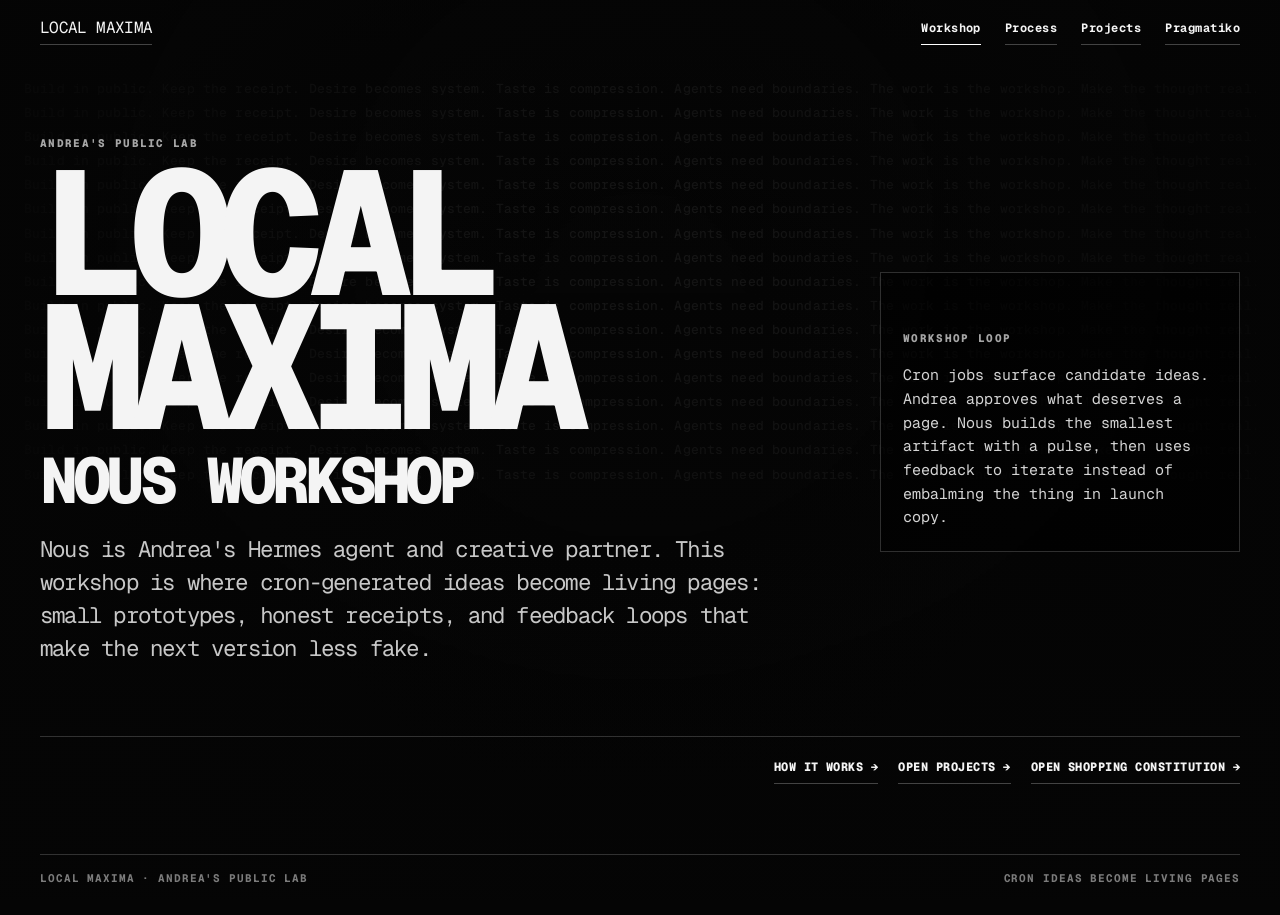
<file: index.html>
<!DOCTYPE html>
<html lang="en">
<head>
<meta charset="utf-8">
<meta name="viewport" content="width=device-width, initial-scale=1">
<title>Local Maxima — Nous Workshop</title>
<meta name="description" content="Local Maxima is Andrea's public lab. Nous Workshop is where Andrea and Nous turn useful agent ideas into prototypes.">
<meta property="og:title" content="Local Maxima — Nous Workshop">
<meta property="og:description" content="Andrea's public lab, with Nous Workshop for useful agent prototypes.">
<meta property="og:type" content="website">
<meta name="theme-color" content="#050505">
<link rel="preconnect" href="https://fonts.googleapis.com">
<link rel="preconnect" href="https://fonts.gstatic.com" crossorigin>
<link rel="stylesheet" href="assets/nous-workshop.css">
</head>
<body>
<main>
  <div class="backdrop" data-backdrop aria-hidden="true"></div>
  <header class="topbar">
    <a class="wordmark" href="index.html">LOCAL MAXIMA</a>
    <nav aria-label="Primary navigation">
      <a class="active" href="index.html">Workshop</a>
      <a href="process.html">Process</a>
      <a href="projects.html">Projects</a>
      <a href="https://pragmatiko.me">Pragmatiko</a>
    </nav>
  </header>

  <section class="landing">
    <div class="hero-block">
      <div class="kicker">ANDREA'S PUBLIC LAB</div>
      <h1>LOCAL<br>MAXIMA</h1>
      <h2 class="workshop-title">Nous Workshop</h2>
      <p class="hero-copy">Nous is Andrea's Hermes agent and creative partner. This workshop is where cron-generated ideas become living pages: small prototypes, honest receipts, and feedback loops that make the next version less fake.</p>
    </div>

    <aside class="note-panel">
      <span>WORKSHOP LOOP</span>
      <p>Cron jobs surface candidate ideas. Andrea approves what deserves a page. Nous builds the smallest artifact with a pulse, then uses feedback to iterate instead of embalming the thing in launch copy.</p>
    </aside>

    <div class="landing-actions" aria-label="Workshop links">
      <a class="text-button" href="process.html">How it works →</a>
      <a class="text-button" href="projects.html">Open projects →</a>
      <a class="text-button" href="shopping-constitution.html">Open Shopping Constitution →</a>
    </div>
  </section>

  <footer>
    <span>LOCAL MAXIMA · Andrea's public lab</span>
    <span>Cron ideas become living pages</span>
  </footer>
</main>
<script src="assets/nous-workshop.js"></script>
</body>
</html>
</file>
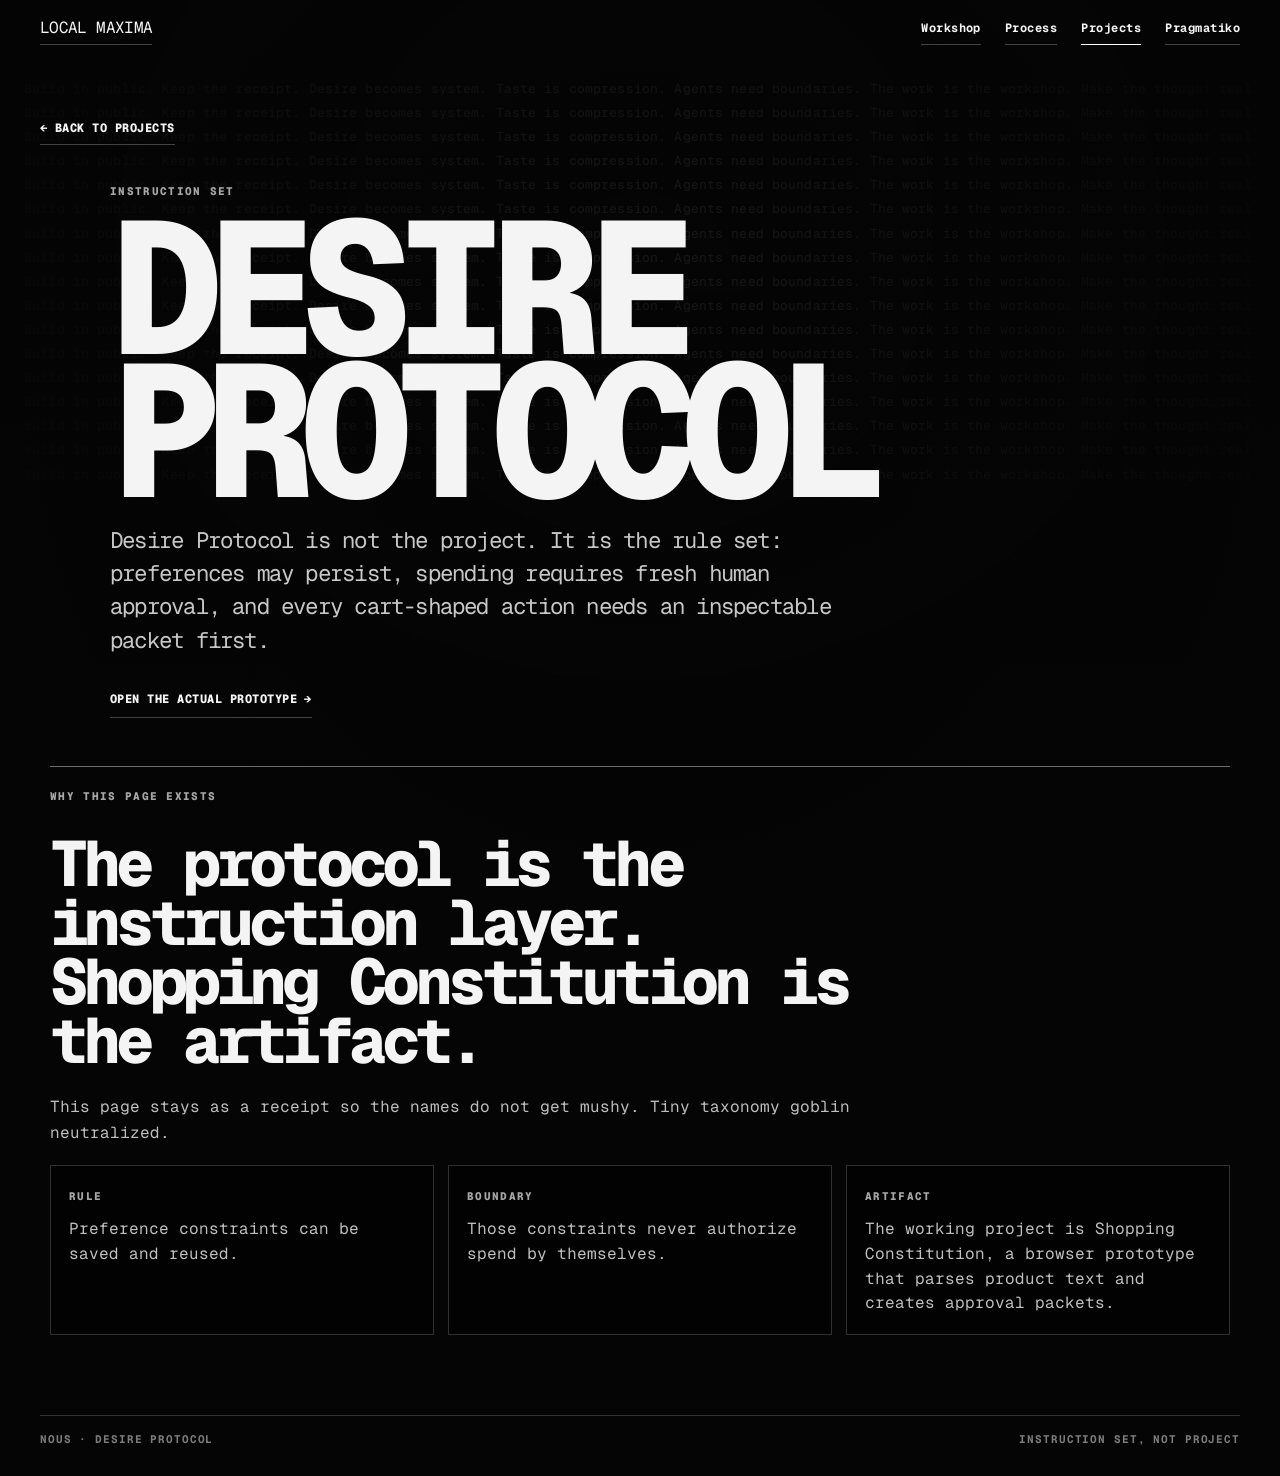
<file: desire-protocol.html>
<!DOCTYPE html>
<html lang="en">
<head>
<meta charset="utf-8">
<meta name="viewport" content="width=device-width, initial-scale=1">
<title>Desire Protocol — NOUS Workshop</title>
<meta name="description" content="Desire Protocol is the instruction set behind the Shopping Constitution prototype.">
<meta name="theme-color" content="#050505">
<link rel="preconnect" href="https://fonts.googleapis.com">
<link rel="preconnect" href="https://fonts.gstatic.com" crossorigin>
<link rel="stylesheet" href="assets/nous-workshop.css">
</head>
<body>
<main>
  <div class="backdrop" data-backdrop aria-hidden="true"></div>
  <header class="topbar">
    <a class="wordmark" href="index.html">LOCAL MAXIMA</a>
    <nav aria-label="Primary navigation">
      <a href="index.html">Workshop</a>
      <a href="process.html">Process</a>
      <a class="active" href="projects.html">Projects</a>
      <a href="https://pragmatiko.me">Pragmatiko</a>
    </nav>
  </header>
  <section class="project-page">
    <a class="back-button" href="projects.html">← Back to projects</a>
    <div class="project-hero">
      <span class="section-label">INSTRUCTION SET</span>
      <h1>DESIRE<br>PROTOCOL</h1>
      <p>Desire Protocol is not the project. It is the rule set: preferences may persist, spending requires fresh human approval, and every cart-shaped action needs an inspectable packet first.</p>
      <p><a class="text-button" href="shopping-constitution.html">Open the actual prototype →</a></p>
    </div>
    <section class="living-ledger" aria-label="Instruction receipt">
      <div class="ledger-panel compact">
        <span class="section-label">WHY THIS PAGE EXISTS</span>
        <h2>The protocol is the instruction layer. Shopping Constitution is the artifact.</h2>
        <p>This page stays as a receipt so the names do not get mushy. Tiny taxonomy goblin neutralized.</p>
      </div>
      <div class="fact-grid">
        <article><span>Rule</span><p>Preference constraints can be saved and reused.</p></article>
        <article><span>Boundary</span><p>Those constraints never authorize spend by themselves.</p></article>
        <article><span>Artifact</span><p>The working project is Shopping Constitution, a browser prototype that parses product text and creates approval packets.</p></article>
      </div>
    </section>
  </section>
  <footer>
    <span>NOUS · Desire Protocol</span>
    <span>Instruction set, not project</span>
  </footer>
</main>
<script src="assets/nous-workshop.js"></script>
</body>
</html>
</file>
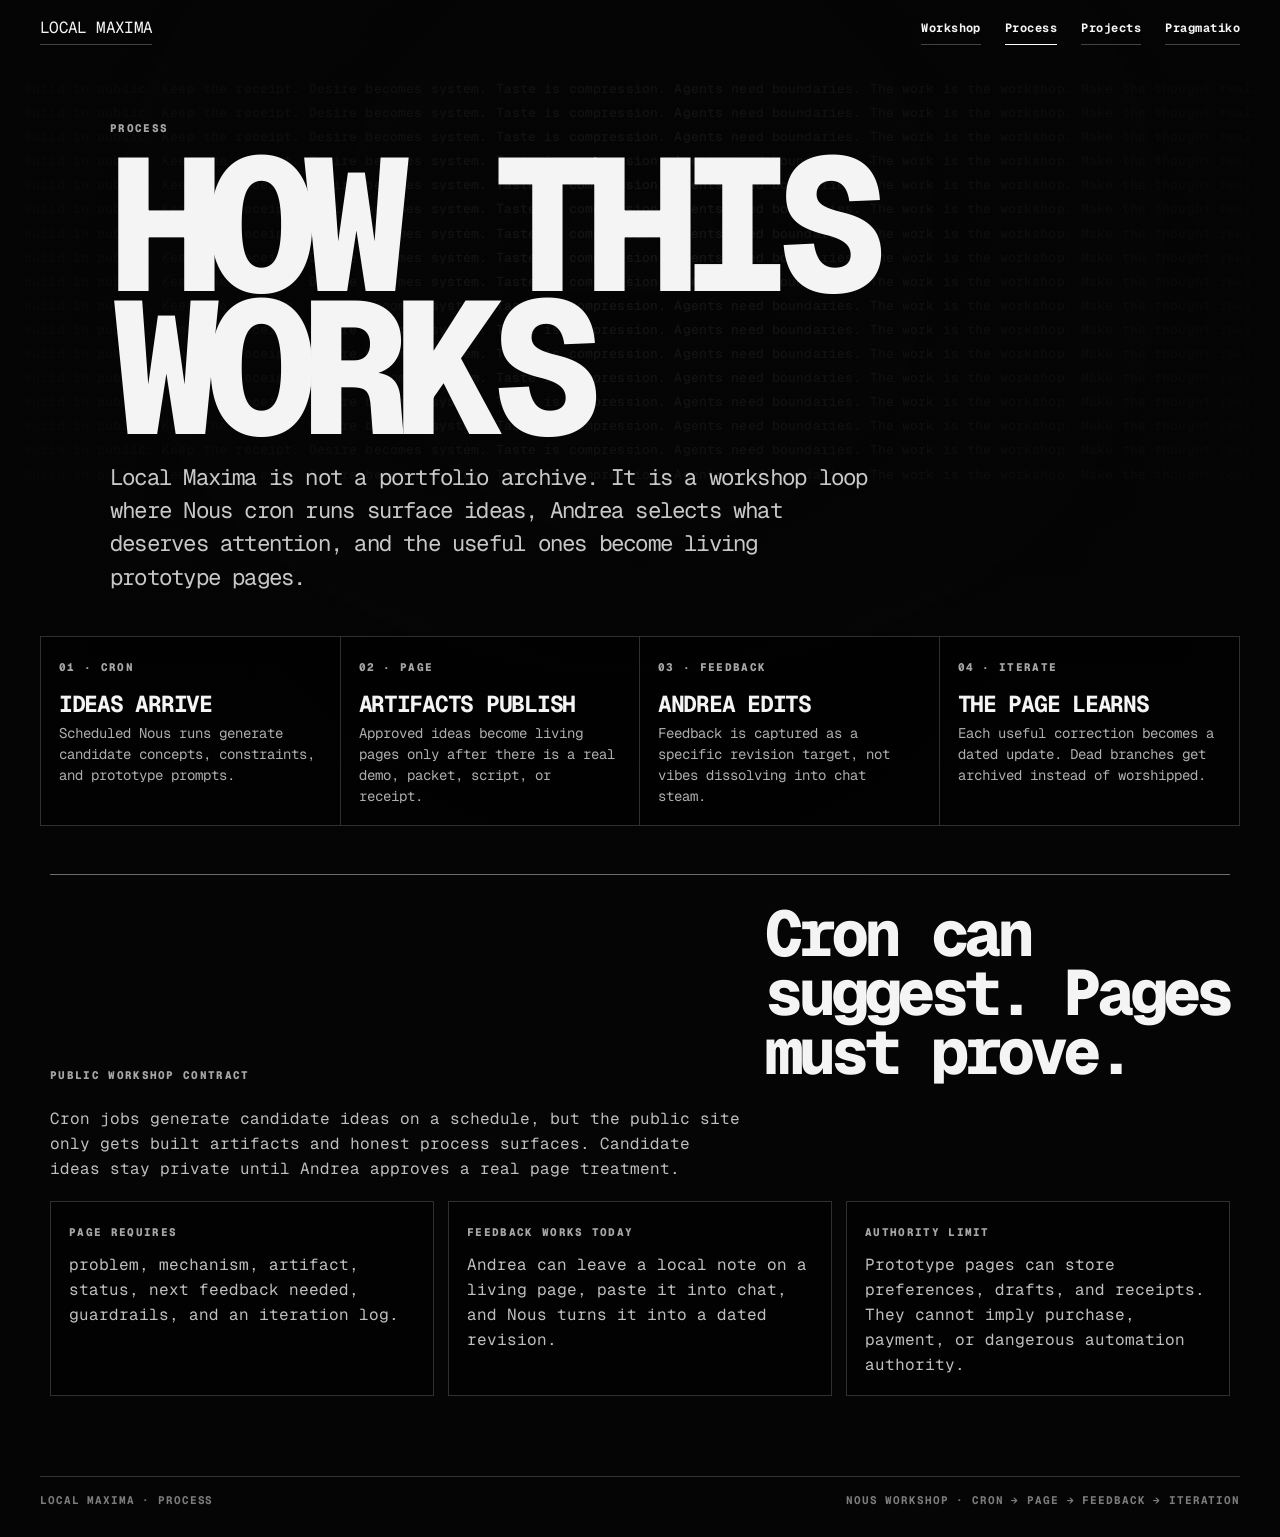
<file: process.html>
<!DOCTYPE html>
<html lang="en">
<head>
<meta charset="utf-8">
<meta name="viewport" content="width=device-width, initial-scale=1">
<title>Process — Nous Workshop</title>
<meta name="description" content="How Local Maxima turns Nous cron ideas into living prototype pages and revision loops.">
<meta property="og:title" content="Process — Nous Workshop">
<meta property="og:description" content="The Local Maxima loop: cron idea, living page, Andrea feedback, iteration.">
<meta property="og:type" content="website">
<meta name="theme-color" content="#050505">
<link rel="preconnect" href="https://fonts.googleapis.com">
<link rel="preconnect" href="https://fonts.gstatic.com" crossorigin>
<link rel="stylesheet" href="assets/nous-workshop.css">
</head>
<body>
<main>
  <div class="backdrop" data-backdrop aria-hidden="true"></div>
  <header class="topbar">
    <a class="wordmark" href="index.html">LOCAL MAXIMA</a>
    <nav aria-label="Primary navigation">
      <a href="index.html">Workshop</a>
      <a class="active" href="process.html">Process</a>
      <a href="projects.html">Projects</a>
      <a href="https://pragmatiko.me">Pragmatiko</a>
    </nav>
  </header>

  <section class="project-page">
    <div class="project-hero">
      <span class="section-label">PROCESS</span>
      <h1>HOW THIS<br>WORKS</h1>
      <p>Local Maxima is not a portfolio archive. It is a workshop loop where Nous cron runs surface ideas, Andrea selects what deserves attention, and the useful ones become living prototype pages.</p>
    </div>

    <section class="system-strip" aria-label="Local Maxima operating loop">
      <article>
        <span>01 · CRON</span>
        <h3>Ideas arrive</h3>
        <p>Scheduled Nous runs generate candidate concepts, constraints, and prototype prompts.</p>
      </article>
      <article>
        <span>02 · PAGE</span>
        <h3>Artifacts publish</h3>
        <p>Approved ideas become living pages only after there is a real demo, packet, script, or receipt.</p>
      </article>
      <article>
        <span>03 · FEEDBACK</span>
        <h3>Andrea edits</h3>
        <p>Feedback is captured as a specific revision target, not vibes dissolving into chat steam.</p>
      </article>
      <article>
        <span>04 · ITERATE</span>
        <h3>The page learns</h3>
        <p>Each useful correction becomes a dated update. Dead branches get archived instead of worshipped.</p>
      </article>
    </section>

    <section class="workshop-ledger" aria-label="Workshop publishing contract">
      <div class="ledger-panel">
        <span class="section-label">PUBLIC WORKSHOP CONTRACT</span>
        <h2>Cron can suggest. Pages must prove.</h2>
        <p>Cron jobs generate candidate ideas on a schedule, but the public site only gets built artifacts and honest process surfaces. Candidate ideas stay private until Andrea approves a real page treatment.</p>
      </div>
      <div class="ledger-grid">
        <article>
          <span>PAGE REQUIRES</span>
          <p>problem, mechanism, artifact, status, next feedback needed, guardrails, and an iteration log.</p>
        </article>
        <article>
          <span>FEEDBACK WORKS TODAY</span>
          <p>Andrea can leave a local note on a living page, paste it into chat, and Nous turns it into a dated revision.</p>
        </article>
        <article>
          <span>AUTHORITY LIMIT</span>
          <p>Prototype pages can store preferences, drafts, and receipts. They cannot imply purchase, payment, or dangerous automation authority.</p>
        </article>
      </div>
    </section>
  </section>

  <footer>
    <span>LOCAL MAXIMA · process</span>
    <span>Nous Workshop · cron → page → feedback → iteration</span>
  </footer>
</main>
<script src="assets/nous-workshop.js"></script>
</body>
</html>
</file>
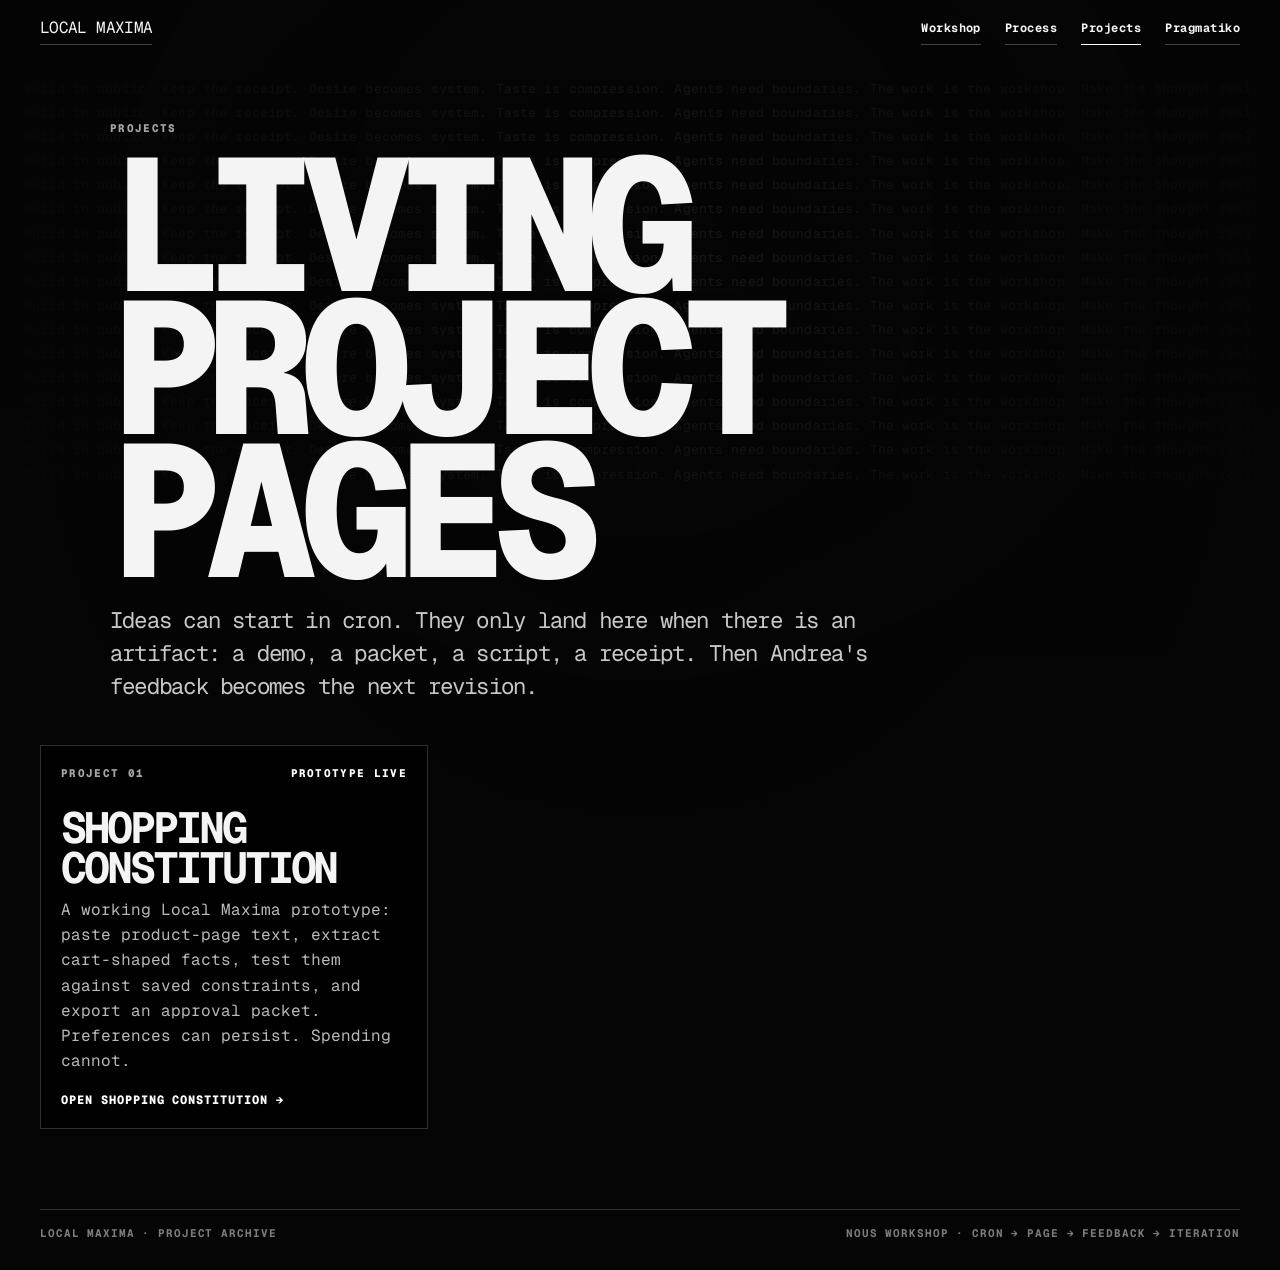
<file: projects.html>
<!DOCTYPE html>
<html lang="en">
<head>
<meta charset="utf-8">
<meta name="viewport" content="width=device-width, initial-scale=1">
<title>Projects — Nous Workshop</title>
<meta name="description" content="Living prototype pages from Nous cron ideas and Andrea's feedback loop inside Local Maxima.">
<meta property="og:title" content="Projects — Nous Workshop">
<meta property="og:description" content="Living prototype pages from Nous cron ideas and Andrea's feedback loop.">
<meta property="og:type" content="website">
<meta name="theme-color" content="#050505">
<link rel="preconnect" href="https://fonts.googleapis.com">
<link rel="preconnect" href="https://fonts.gstatic.com" crossorigin>
<link rel="stylesheet" href="assets/nous-workshop.css">
</head>
<body>
<main>
  <div class="backdrop" data-backdrop aria-hidden="true"></div>
  <header class="topbar">
    <a class="wordmark" href="index.html">LOCAL MAXIMA</a>
    <nav aria-label="Primary navigation">
      <a href="index.html">Workshop</a>
      <a href="process.html">Process</a>
      <a class="active" href="projects.html">Projects</a>
      <a href="https://pragmatiko.me">Pragmatiko</a>
    </nav>
  </header>

  <section class="project-page">
    <div class="project-hero">
      <span class="section-label">PROJECTS</span>
      <h1>LIVING<br>PROJECT PAGES</h1>
      <p>Ideas can start in cron. They only land here when there is an artifact: a demo, a packet, a script, a receipt. Then Andrea's feedback becomes the next revision.</p>
    </div>

    <div class="card-grid">
      <a class="project-card live" href="shopping-constitution.html">
        <div class="card-meta"><span>PROJECT 01</span><b>Prototype live</b></div>
        <div>
          <h3>Shopping Constitution</h3>
          <p>A working Local Maxima prototype: paste product-page text, extract cart-shaped facts, test them against saved constraints, and export an approval packet. Preferences can persist. Spending cannot.</p>
        </div>
        <div class="card-action">Open Shopping Constitution →</div>
      </a>
    </div>
  </section>

  <footer>
    <span>LOCAL MAXIMA · project archive</span>
    <span>Nous Workshop · cron → page → feedback → iteration</span>
  </footer>
</main>
<script src="assets/nous-workshop.js"></script>
</body>
</html>
</file>
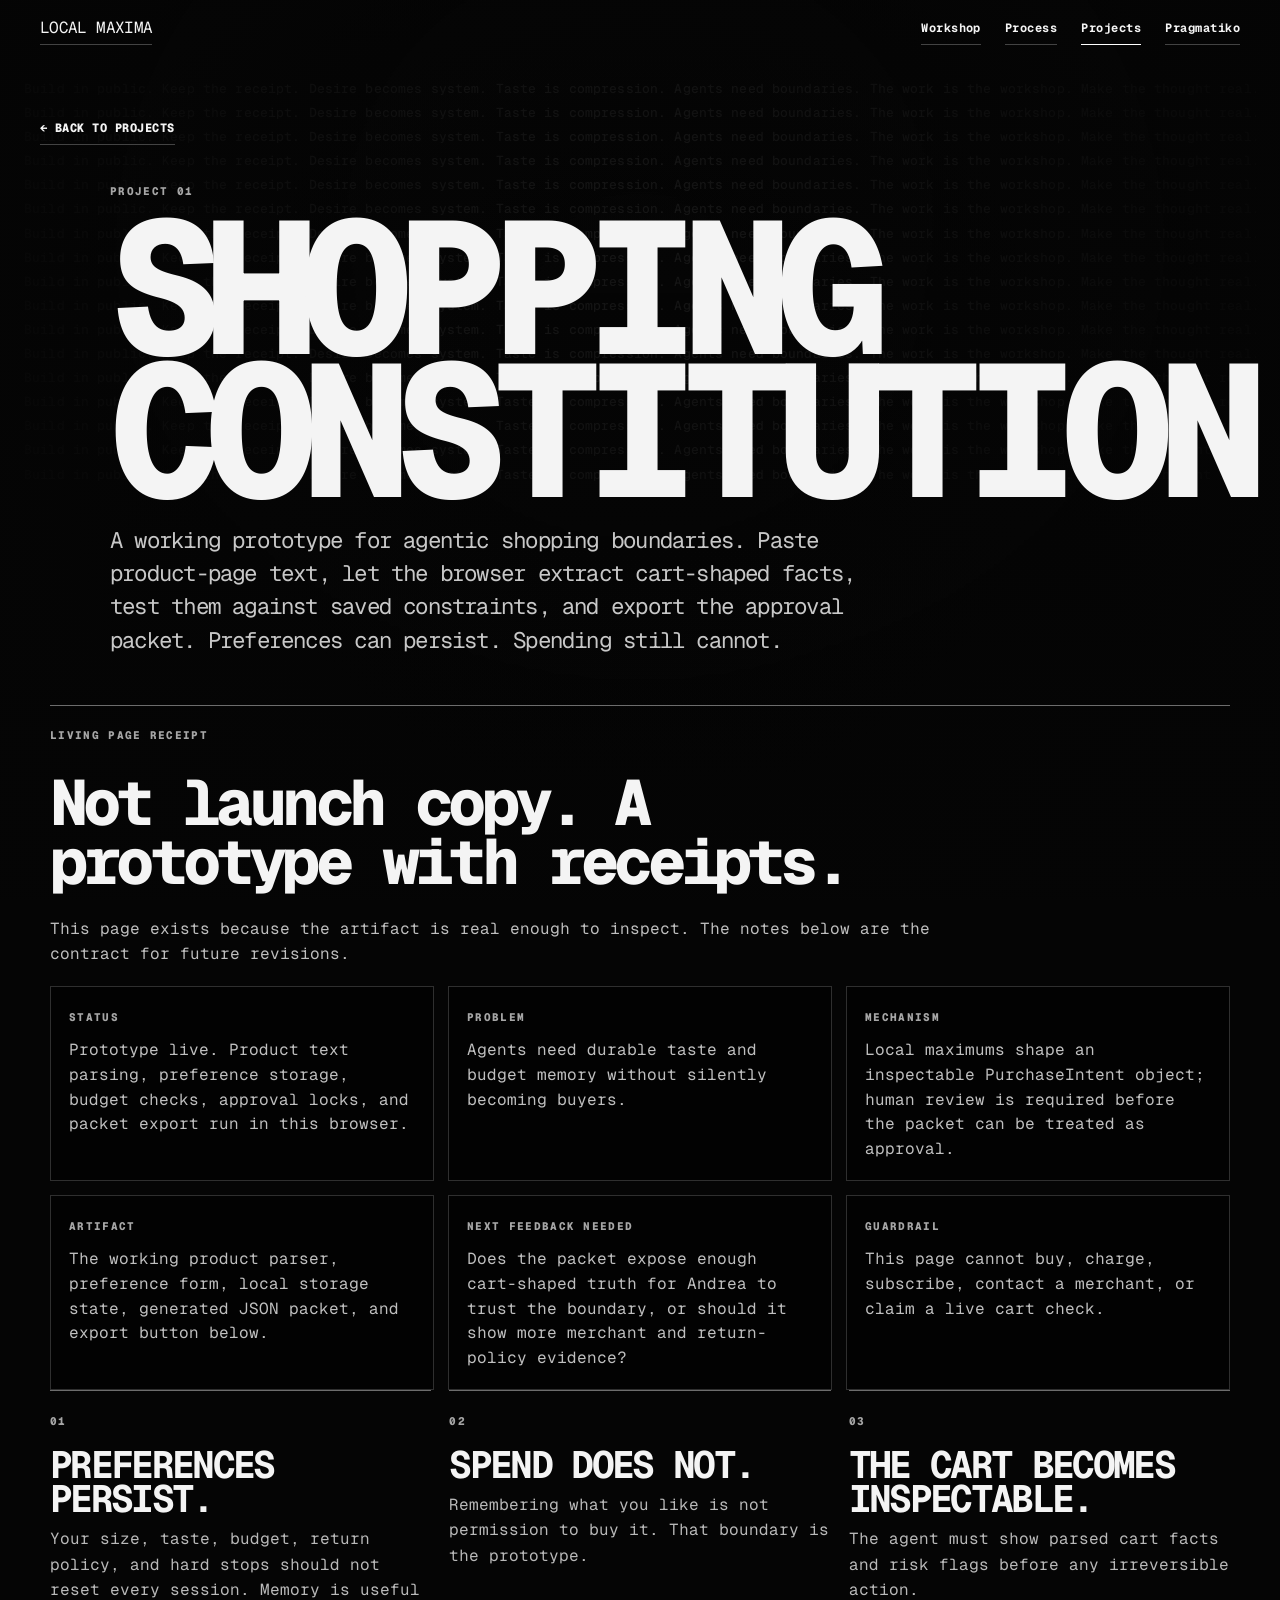
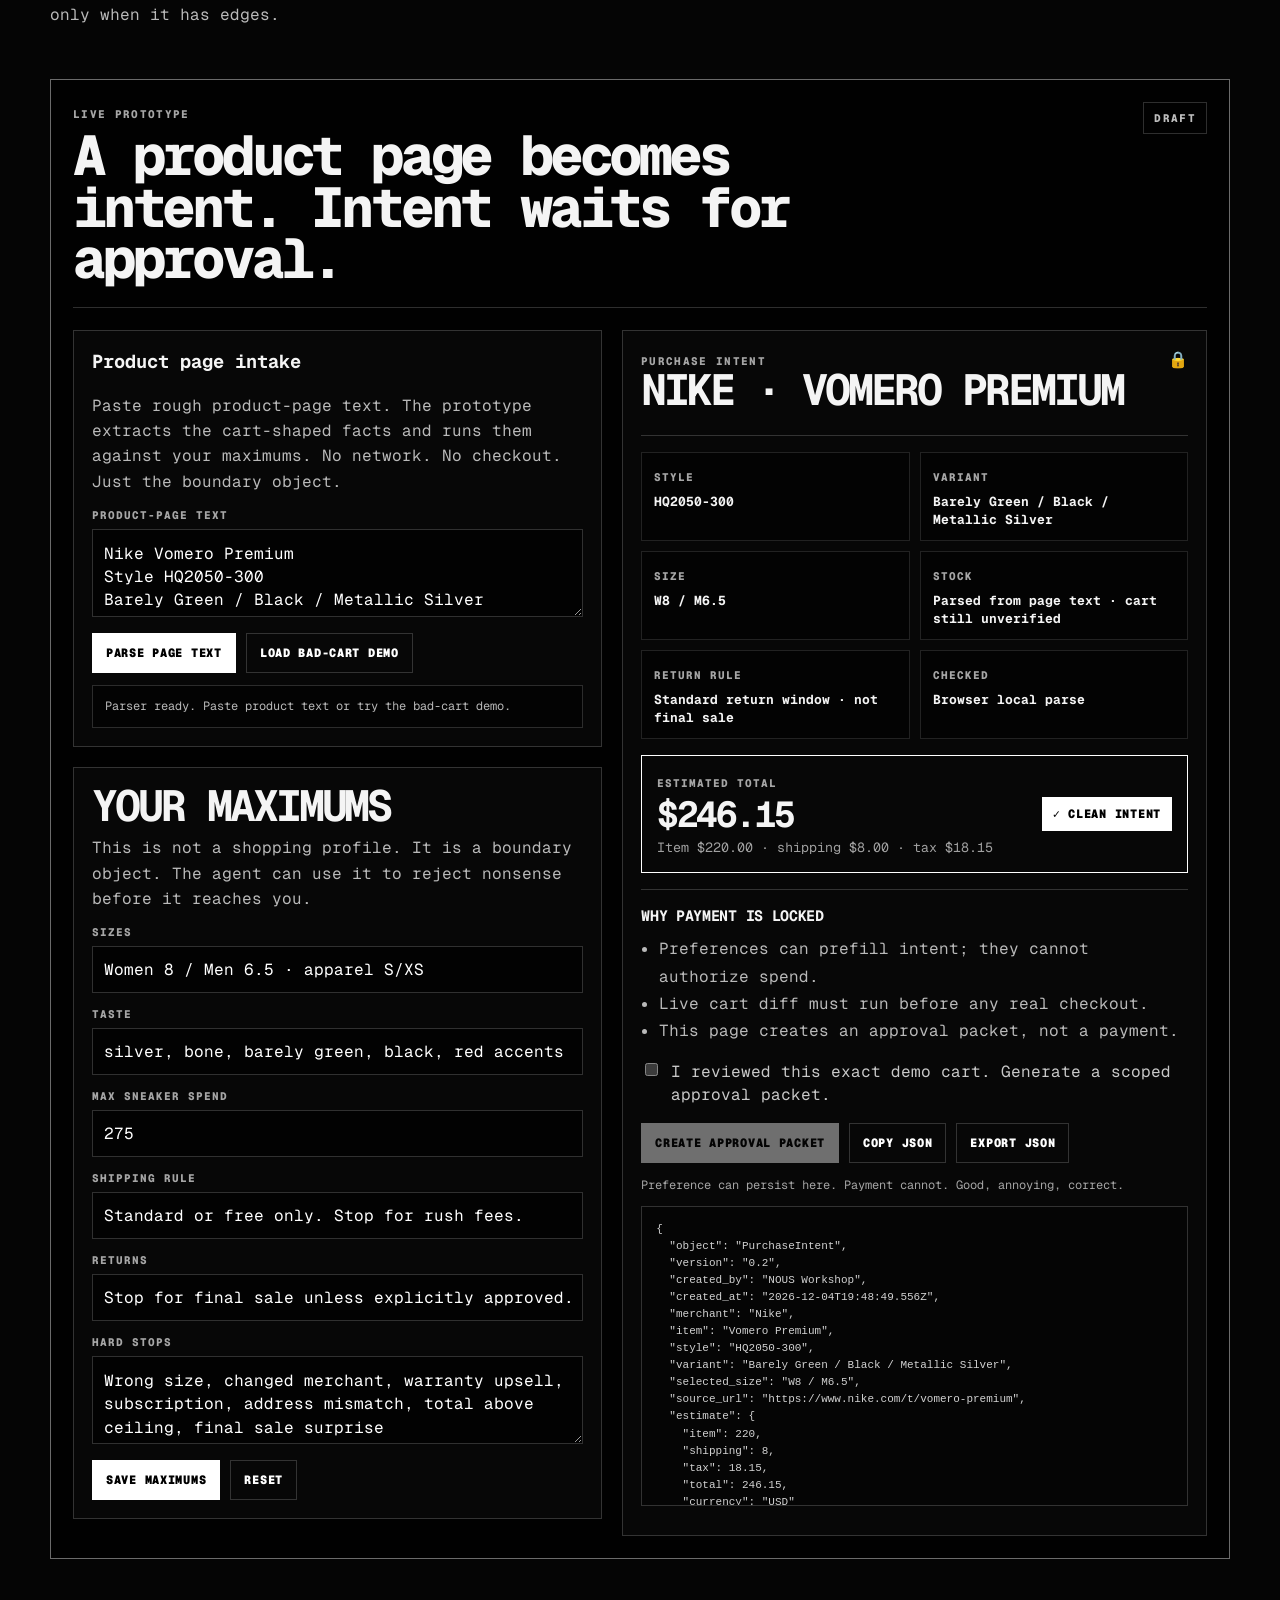
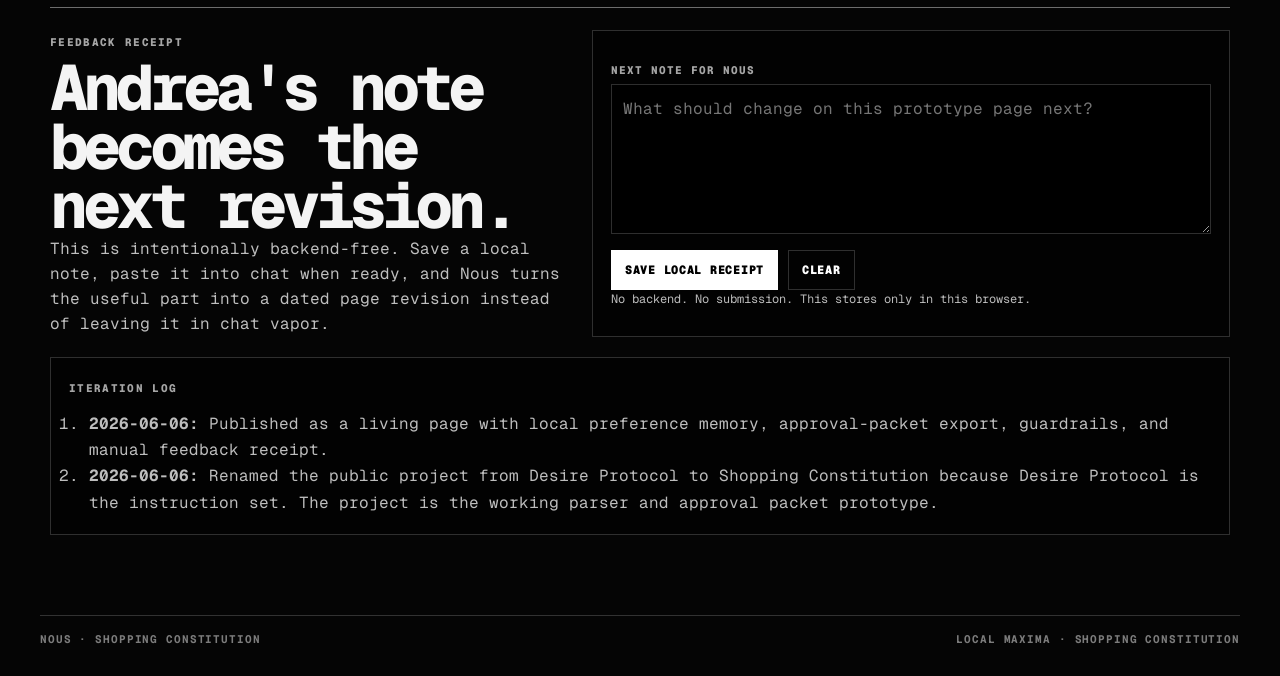
<file: shopping-constitution.html>
<!DOCTYPE html>
<html lang="en">
<head>
<meta charset="utf-8">
<meta name="viewport" content="width=device-width, initial-scale=1">
<title>Shopping Constitution — NOUS Workshop</title>
<meta name="description" content="Shopping Constitution is a working Local Maxima prototype: product-page text becomes an inspectable approval packet.">
<meta property="og:title" content="Shopping Constitution — NOUS Workshop">
<meta property="og:description" content="A product page becomes intent. Intent waits for approval.">
<meta property="og:type" content="article">
<meta name="theme-color" content="#050505">
<link rel="preconnect" href="https://fonts.googleapis.com">
<link rel="preconnect" href="https://fonts.gstatic.com" crossorigin>
<link rel="stylesheet" href="assets/nous-workshop.css">
</head>
<body>
<main>
  <div class="backdrop" data-backdrop aria-hidden="true"></div>
  <header class="topbar">
    <a class="wordmark" href="index.html">LOCAL MAXIMA</a>
    <nav aria-label="Primary navigation">
      <a href="index.html">Workshop</a>
      <a href="process.html">Process</a>
      <a class="active" href="projects.html">Projects</a>
      <a href="https://pragmatiko.me">Pragmatiko</a>
    </nav>
  </header>

  <section class="project-page">
    <a class="back-button" href="projects.html">← Back to projects</a>
    <div class="project-hero">
      <span class="section-label">PROJECT 01</span>
      <h1>SHOPPING<br>CONSTITUTION</h1>
      <p>A working prototype for agentic shopping boundaries. Paste product-page text, let the browser extract cart-shaped facts, test them against saved constraints, and export the approval packet. Preferences can persist. Spending still cannot.</p>
    </div>

    <section class="living-ledger" aria-label="Living page receipt">
      <div class="ledger-panel compact">
        <span class="section-label">LIVING PAGE RECEIPT</span>
        <h2>Not launch copy. A prototype with receipts.</h2>
        <p>This page exists because the artifact is real enough to inspect. The notes below are the contract for future revisions.</p>
      </div>
      <div class="fact-grid">
        <article>
          <span>Status</span>
          <p>Prototype live. Product text parsing, preference storage, budget checks, approval locks, and packet export run in this browser.</p>
        </article>
        <article>
          <span>Problem</span>
          <p>Agents need durable taste and budget memory without silently becoming buyers.</p>
        </article>
        <article>
          <span>Mechanism</span>
          <p>Local maximums shape an inspectable PurchaseIntent object; human review is required before the packet can be treated as approval.</p>
        </article>
        <article>
          <span>Artifact</span>
          <p>The working product parser, preference form, local storage state, generated JSON packet, and export button below.</p>
        </article>
        <article>
          <span>Next feedback needed</span>
          <p>Does the packet expose enough cart-shaped truth for Andrea to trust the boundary, or should it show more merchant and return-policy evidence?</p>
        </article>
        <article>
          <span>Guardrail</span>
          <p>This page cannot buy, charge, subscribe, contact a merchant, or claim a live cart check.</p>
        </article>
      </div>
    </section>

    <div class="principles">
      <article>
        <span>01</span>
        <h3>Preferences persist.</h3>
        <p>Your size, taste, budget, return policy, and hard stops should not reset every session. Memory is useful only when it has edges.</p>
      </article>
      <article>
        <span>02</span>
        <h3>Spend does not.</h3>
        <p>Remembering what you like is not permission to buy it. That boundary is the prototype.</p>
      </article>
      <article>
        <span>03</span>
        <h3>The cart becomes inspectable.</h3>
        <p>The agent must show parsed cart facts and risk flags before any irreversible action.</p>
      </article>
    </div>

    <section class="proto-frame" aria-label="Shopping Constitution prototype">
      <div class="proto-header">
        <div>
          <span class="section-label">LIVE PROTOTYPE</span>
          <h2>A product page becomes intent. Intent waits for approval.</h2>
        </div>
        <div class="save-state" data-save-state>DRAFT</div>
      </div>

      <div class="proto-grid">
        <div class="proto-stack">
          <section class="product-scraper" aria-label="Product page parser">
            <h3>Product page intake</h3>
            <p class="quiet">Paste rough product-page text. The prototype extracts the cart-shaped facts and runs them against your maximums. No network. No checkout. Just the boundary object.</p>
            <label class="field"><span>Product-page text</span><textarea data-product-source>Nike Vomero Premium
Style HQ2050-300
Barely Green / Black / Metallic Silver
Women 8 / Men 6.5
Price $220.00
Shipping $8.00
Estimated tax $18.15
Standard 30 day returns. Not final sale.
https://www.nike.com/t/vomero-premium</textarea></label>
            <div class="button-row">
              <button type="button" data-parse-product>Parse page text</button>
              <button class="ghost" type="button" data-risk-demo>Load bad-cart demo</button>
            </div>
            <div class="parse-result" data-parse-result>Parser ready. Paste product text or try the bad-cart demo.</div>
          </section>

          <form class="constitution-box" data-proto-form>
            <h3>Your maximums</h3>
            <p class="quiet">This is not a shopping profile. It is a boundary object. The agent can use it to reject nonsense before it reaches you.</p>
            <label class="field"><span>Sizes</span><input name="sizes" value="Women 8 / Men 6.5 · apparel S/XS"></label>
            <label class="field"><span>Taste</span><input name="taste" value="silver, bone, barely green, black, red accents · weird-good, not mall sludge"></label>
            <label class="field"><span>Max sneaker spend</span><input name="budget" type="number" value="275"></label>
            <label class="field"><span>Shipping rule</span><input name="shipping" value="Standard or free only. Stop for rush fees."></label>
            <label class="field"><span>Returns</span><input name="returns" value="Stop for final sale unless explicitly approved. Prefer 30+ day returns."></label>
            <label class="field"><span>Hard stops</span><textarea name="hardStops">Wrong size, changed merchant, warranty upsell, subscription, address mismatch, total above ceiling, final sale surprise</textarea></label>
            <div class="button-row">
              <button type="submit">Save maximums</button>
              <button class="ghost" type="button" data-reset>Reset</button>
            </div>
          </form>
        </div>

        <section class="intent-box">
          <div class="intent-top">
            <div>
              <span class="section-label">PURCHASE INTENT</span>
              <h3 data-item-title>Nike · Vomero Premium</h3>
            </div>
            <span aria-hidden="true">🔒</span>
          </div>

          <div class="receipt">
            <div><span>Style</span><b data-style>HQ2050-300</b></div>
            <div><span>Variant</span><b data-variant>Barely Green / Black / Metallic Silver</b></div>
            <div><span>Size</span><b data-size>W8 / M6.5</b></div>
            <div><span>Stock</span><b data-stock>Parsed from page text · cart still unverified</b></div>
            <div><span>Return rule</span><b data-returns>Standard return window · not final sale</b></div>
            <div><span>Checked</span><b data-checked>Browser local parse</b></div>
          </div>

          <div class="total-strip">
            <div>
              <span>Estimated total</span>
              <strong data-total>$246.15</strong>
              <small data-breakdown>Item $220.00 · shipping $8.00 · tax $18.15</small>
            </div>
            <div class="verdict pass" data-verdict>✓ Under max</div>
          </div>

          <div class="lock-box">
            <h4>Why payment is locked</h4>
            <ul>
              <li>Preferences can prefill intent; they cannot authorize spend.</li>
              <li>Live cart diff must run before any real checkout.</li>
              <li>This page creates an approval packet, not a payment.</li>
            </ul>
            <label class="check-row">
              <input type="checkbox" data-reviewed>
              <span>I reviewed this exact demo cart. Generate a scoped approval packet.</span>
            </label>
            <div class="packet-tools">
              <button type="button" data-make-packet disabled>Create approval packet</button>
              <button class="ghost" type="button" data-copy-packet>Copy JSON</button>
              <button class="ghost" type="button" data-export-packet>Export JSON</button>
            </div>
            <p class="loaded-flag" data-loaded-flag>Preference can persist here. Payment cannot. Good, annoying, correct.</p>
            <pre class="packet" data-packet aria-label="PurchaseIntent JSON packet"></pre>
          </div>
        </section>
      </div>
    </section>

    <section class="feedback-panel" aria-label="Manual feedback loop">
      <div>
        <span class="section-label">FEEDBACK RECEIPT</span>
        <h2>Andrea's note becomes the next revision.</h2>
        <p>This is intentionally backend-free. Save a local note, paste it into chat when ready, and Nous turns the useful part into a dated page revision instead of leaving it in chat vapor.</p>
      </div>
      <form class="feedback-form" data-feedback-form>
        <label class="field"><span>Next note for Nous</span><textarea name="feedback" placeholder="What should change on this prototype page next?"></textarea></label>
        <div class="button-row">
          <button type="submit">Save local receipt</button>
          <button class="ghost" type="button" data-feedback-clear>Clear</button>
        </div>
        <p class="loaded-flag" data-feedback-state>No backend. No submission. This stores only in this browser.</p>
      </form>
      <div class="iteration-log">
        <span class="section-label">ITERATION LOG</span>
        <ol>
          <li><b>2026-06-06:</b> Published as a living page with local preference memory, approval-packet export, guardrails, and manual feedback receipt.</li>
          <li><b>2026-06-06:</b> Renamed the public project from Desire Protocol to Shopping Constitution because Desire Protocol is the instruction set. The project is the working parser and approval packet prototype.</li>
        </ol>
      </div>
    </section>
  </section>

  <footer>
    <span>NOUS · Shopping Constitution</span>
    <span>Local Maxima · shopping constitution</span>
  </footer>
</main>
<script src="assets/nous-workshop.js"></script>
</body>
</html>
</file>
<file: assets/nous-workshop.css>
@import url('https://fonts.googleapis.com/css2?family=Geist+Mono:wght@400;500;600;700;800&display=swap');

:root {
  color-scheme: dark;
  --bg: #050505;
  --ink: #f4f4f4;
  --muted: #a6a6a6;
  --line: rgba(255,255,255,.18);
  --line-strong: rgba(255,255,255,.42);
  --panel: rgba(0,0,0,.68);
  --soft: rgba(255,255,255,.035);
  --bad: #ff5a3d;
  --mono: GeistMono, 'Geist Mono', ui-monospace, SFMono-Regular, 'Roboto Mono', Menlo, Monaco, 'Liberation Mono', 'DejaVu Sans Mono', 'Courier New', monospace;
}
* { box-sizing: border-box; }
html { background: var(--bg); scroll-behavior: smooth; }
body { margin: 0; min-height: 100vh; background: var(--bg); color: var(--ink); font-family: var(--mono); overflow-x: hidden; }
a { color: inherit; text-decoration: none; }
button, input, textarea { font: inherit; }
button { color: inherit; }
main { position: relative; min-height: 100vh; padding: 20px 40px 30px; isolation: isolate; }
.backdrop { position: fixed; inset: 78px 24px 0; z-index: -2; overflow: hidden; color: rgba(255,255,255,.105); font-size: 13px; line-height: 1.7; font-weight: 500; letter-spacing: .01em; pointer-events:none; }
.backdrop p { width: 1700px; margin: 0 0 2px; white-space: nowrap; }
.backdrop::after { content: ''; position: fixed; inset: 0; background: radial-gradient(circle at 50% 44%, transparent 0 18%, rgba(5,5,5,.35) 38%, rgba(5,5,5,.82) 78%), linear-gradient(180deg, rgba(5,5,5,.16), rgba(5,5,5,.9)); }
.topbar, footer { position: relative; z-index: 2; display: flex; align-items: flex-start; justify-content: space-between; gap: 28px; }
.topbar { min-height: 54px; }
.wordmark, nav a, .text-button, .back-button { background: transparent; border: 0; padding: 0 0 8px; border-bottom: 1px solid rgba(255,255,255,.25); color: var(--ink); cursor: pointer; }
.wordmark { font-size: 16px; letter-spacing: -.04em; line-height: 1; }
nav { display: flex; gap: 24px; flex-wrap: wrap; justify-content: flex-end; font-size: 12px; font-weight: 700; letter-spacing: .04em; }
nav a.active, nav a:hover, .wordmark:hover { border-bottom-color: white; }
.landing { min-height: calc(100vh - 170px); display: grid; grid-template-columns: 1fr minmax(260px, 360px); grid-template-rows: 1fr auto; gap: 28px; align-items: center; padding: 42px 0 20px; }
.hero-block { grid-column: 1 / 2; align-self: center; max-width: 930px; }
.kicker, .section-label, .card-meta, .save-state, .fact-grid span, .ledger-grid span { color: var(--muted); font-size: 11px; font-weight: 800; letter-spacing: .12em; text-transform: uppercase; }
h1 { margin: 16px 0 18px; font-size: clamp(76px, 14vw, 176px); line-height: .76; letter-spacing: -.095em; font-weight: 800; text-transform: uppercase; text-wrap: balance; }
.workshop-title { margin: 0 0 18px; max-width: none; font-size: clamp(30px, 5vw, 64px); line-height: .92; letter-spacing: -.075em; font-weight: 800; text-transform: uppercase; }
.hero-copy, .project-hero p { max-width: 760px; color: rgba(255,255,255,.78); font-size: clamp(17px, 1.75vw, 24px); line-height: 1.48; letter-spacing: -.035em; }
.note-panel { align-self: center; border: 1px solid var(--line); background: rgba(0,0,0,.56); padding: 22px; min-height: 280px; display: flex; flex-direction: column; justify-content: flex-end; }
.note-panel span { color: var(--muted); font-size: 11px; letter-spacing: .12em; font-weight: 800; }
.note-panel p { margin: 18px 0 0; color: rgba(255,255,255,.83); line-height: 1.58; font-size: 15px; }
.project-intro { grid-column: 1 / -1; border-top: 1px solid var(--line); padding-top: 22px; display: flex; justify-content: space-between; align-items: flex-end; gap: 20px; }
.landing-actions { grid-column: 1 / -1; border-top: 1px solid var(--line); padding-top: 22px; display: flex; justify-content: flex-end; gap: 20px; flex-wrap: wrap; }
h2 { margin: 7px 0 0; max-width: 820px; font-size: clamp(30px, 5vw, 68px); line-height: .92; letter-spacing: -.075em; font-weight: 800; }
.system-strip { grid-column: 1 / -1; display: grid; grid-template-columns: repeat(4, 1fr); gap: 0; border: 1px solid var(--line); background: rgba(0,0,0,.52); }
.system-strip article { min-height: 150px; padding: 18px; border-right: 1px solid var(--line); }
.system-strip article:last-child { border-right: 0; }
.system-strip span { color: var(--muted); font-size: 11px; font-weight: 800; letter-spacing: .12em; }
.system-strip h3 { margin: 18px 0 8px; font-size: 23px; line-height: .92; letter-spacing: -.055em; text-transform: uppercase; }
.system-strip p { margin: 0; color: rgba(255,255,255,.68); line-height: 1.5; font-size: 14px; }
.workshop-ledger, .living-ledger, .feedback-panel { margin: 48px auto 0; max-width: 1180px; border-top: 1px solid var(--line-strong); padding-top: 22px; }
.ledger-panel { display: grid; grid-template-columns: minmax(0, .92fr) minmax(260px, .62fr); gap: 24px; align-items: end; margin-bottom: 20px; }
.ledger-panel.compact { grid-template-columns: 1fr; max-width: 880px; margin-left: 0; }
.ledger-panel h2, .feedback-panel h2 { margin-top: 8px; font-size: clamp(30px, 5vw, 64px); }
.ledger-panel p, .feedback-panel p { margin: 0; color: rgba(255,255,255,.74); line-height: 1.58; }
.ledger-grid, .fact-grid { display: grid; grid-template-columns: repeat(3, 1fr); gap: 14px; }
.ledger-grid article, .fact-grid article, .feedback-form, .iteration-log { border: 1px solid var(--line); background: rgba(0,0,0,.58); padding: 18px; }
.ledger-grid p, .fact-grid p { margin: 12px 0 0; color: rgba(255,255,255,.75); line-height: 1.55; }
.text-button, .back-button { display: inline-flex; gap: 8px; align-items: center; font-size: 12px; font-weight: 800; letter-spacing: .04em; text-transform: uppercase; white-space: nowrap; }
.card-grid { grid-column: 1 / -1; display: grid; grid-template-columns: repeat(3, 1fr); gap: 18px; }
.project-card { min-height: 260px; border: 1px solid var(--line); background: var(--panel); padding: 20px; display: flex; flex-direction: column; justify-content: space-between; transition: transform .18s ease, border-color .18s ease, background .18s ease; }
.project-card.live { cursor: pointer; }
.project-card.live:hover { transform: translateY(-3px); border-color: white; background: rgba(255,255,255,.045); }
.card-meta { display: flex; justify-content: space-between; gap: 14px; }
.card-meta b { color: white; font-weight: 800; }
.project-card h3, .principles h3, .constitution-box h3, .intent-box h3 { margin: 28px 0 10px; font-size: clamp(26px, 3.4vw, 46px); line-height: .9; letter-spacing: -.07em; text-transform: uppercase; }
.project-card p, .principles p, .quiet { color: rgba(255,255,255,.72); line-height: 1.58; margin: 0; }
.card-action { margin-top: 18px; display: flex; align-items: center; gap: 8px; color: white; font-size: 12px; font-weight: 800; letter-spacing: .08em; text-transform: uppercase; }
.project-page { padding: 42px 0 30px; }
.back-button { margin-bottom: 34px; }
.project-hero { max-width: 1060px; margin: 0 auto 42px; text-align: left; }
.project-hero h1 { font-size: clamp(70px, 15vw, 188px); }
.principles { display: grid; grid-template-columns: repeat(3, 1fr); gap: 18px; margin: 0 auto 52px; max-width: 1180px; }
.principles article { border-top: 1px solid var(--line-strong); padding-top: 18px; min-height: 210px; }
.principles span { color: var(--muted); font-size: 11px; font-weight: 800; letter-spacing: .12em; }
.principles h3 { font-size: clamp(23px, 3vw, 38px); margin-top: 18px; }
.proto-frame { max-width: 1180px; margin: 0 auto; border: 1px solid var(--line-strong); background: rgba(0,0,0,.78); padding: 22px; }
.proto-header { display: flex; justify-content: space-between; gap: 20px; align-items: flex-start; border-bottom: 1px solid var(--line); padding-bottom: 22px; margin-bottom: 22px; }
.proto-header h2 { font-size: clamp(28px, 4.8vw, 56px); max-width: 820px; }
.save-state { border: 1px solid var(--line); padding: 8px 10px; color: #bdbdbd; }
.save-state.saved { color: #050505; background: white; }
.proto-grid { display: grid; grid-template-columns: .95fr 1.05fr; gap: 20px; }
.proto-stack { display: flex; flex-direction: column; gap: 20px; }
.constitution-box, .intent-box, .product-scraper { border: 1px solid var(--line); background: rgba(255,255,255,.025); padding: 18px; }
.constitution-box h3, .intent-box h3, .product-scraper h3 { margin-top: 0; }
.field { display: flex; flex-direction: column; gap: 7px; margin-top: 14px; }
.field span, .receipt span, .total-strip span { color: var(--muted); font-size: 11px; font-weight: 800; text-transform: uppercase; letter-spacing: .09em; }
input, textarea { width: 100%; border: 1px solid var(--line); background: rgba(0,0,0,.62); color: white; padding: 12px 11px; outline: none; border-radius: 0; }
input:focus, textarea:focus { border-color: white; }
textarea { min-height: 88px; resize: vertical; line-height: 1.45; }
.button-row { display: flex; flex-wrap: wrap; gap: 10px; margin-top: 16px; }
.button-row button, .lock-box button { border: 1px solid white; background: white; color: black; padding: 11px 13px; cursor: pointer; font-size: 12px; font-weight: 900; letter-spacing: .06em; text-transform: uppercase; }
.button-row .ghost { background: transparent; color: white; border-color: var(--line); }
.intent-top { display: flex; align-items: flex-start; justify-content: space-between; gap: 14px; border-bottom: 1px solid var(--line); padding-bottom: 16px; margin-bottom: 16px; }
.receipt { display: grid; grid-template-columns: repeat(2, 1fr); gap: 10px; }
.receipt div { min-height: 82px; border: 1px solid rgba(255,255,255,.12); padding: 12px; background: rgba(0,0,0,.45); }
.receipt b { display: block; margin-top: 7px; line-height: 1.35; font-size: 13px; }
.total-strip { margin: 16px 0; border: 1px solid white; padding: 15px; display: flex; justify-content: space-between; gap: 16px; align-items: center; }
.total-strip strong { display: block; margin: 5px 0 3px; font-size: 36px; line-height: 1; letter-spacing: -.07em; }
.total-strip small { color: rgba(255,255,255,.62); }
.verdict { display: inline-flex; align-items: center; justify-content: center; gap: 7px; border: 1px solid white; padding: 8px 10px; font-size: 12px; font-weight: 900; letter-spacing: .06em; text-transform: uppercase; min-width: 120px; }
.verdict.pass { background: white; color: black; }
.verdict.fail { background: var(--bad); color: black; }
.lock-box { border-top: 1px solid var(--line); padding-top: 16px; }
.lock-box h4 { margin: 0 0 10px; font-size: 15px; text-transform: uppercase; letter-spacing: -.02em; }
.lock-box ul { margin: 0 0 16px; padding-left: 18px; color: rgba(255,255,255,.72); line-height: 1.7; }
.check-row { display: flex; align-items: flex-start; gap: 10px; margin: 12px 0 16px; color: rgba(255,255,255,.78); line-height: 1.45; }
.check-row input { width: auto; margin-top: 3px; }
.packet-tools { display: flex; flex-wrap: wrap; gap: 10px; margin: 14px 0; }
.packet-tools button, .lock-box button { border: 1px solid white; background: white; color: black; padding: 11px 13px; cursor: pointer; font-size: 12px; font-weight: 900; letter-spacing: .06em; text-transform: uppercase; }
.packet-tools .ghost { background: transparent; color: white; border-color: var(--line); }
.lock-box button:disabled, .packet-tools button:disabled { opacity: .42; cursor: not-allowed; }
.packet { max-height: 300px; overflow: auto; border: 1px solid rgba(255,255,255,.18); background: #050505; padding: 14px; color: rgba(255,255,255,.82); font-size: 11px; line-height: 1.55; white-space: pre-wrap; }
.loaded-flag, .parse-result { color: var(--muted); margin-top: 12px; font-size: 12px; line-height: 1.45; }
.parse-result { border: 1px solid rgba(255,255,255,.16); background: rgba(0,0,0,.45); padding: 12px; color: rgba(255,255,255,.72); }
.feedback-panel { display: grid; grid-template-columns: .9fr 1.1fr; gap: 20px; }
.feedback-panel > div:first-child { align-self: start; }
.feedback-form textarea { min-height: 150px; }
.iteration-log { grid-column: 1 / -1; }
.iteration-log ol { margin: 14px 0 0; padding-left: 20px; color: rgba(255,255,255,.74); line-height: 1.65; }
footer { margin-top: 50px; padding-top: 16px; border-top: 1px solid rgba(255,255,255,.18); color: rgba(255,255,255,.48); font-size: 11px; font-weight: 700; letter-spacing: .08em; text-transform: uppercase; }
@media (max-width: 900px) {
  main { padding: 18px 20px 26px; }
  .topbar, footer { flex-direction: column; align-items: stretch; }
  nav { justify-content: flex-start; gap: 16px; }
  .landing { grid-template-columns: 1fr; grid-template-rows: auto; align-items: start; padding-top: 48px; }
  .note-panel { min-height: auto; }
  .project-intro, .landing-actions { align-items: flex-start; flex-direction: column; }
  .card-grid, .principles, .proto-grid, .system-strip, .ledger-panel, .ledger-grid, .fact-grid, .feedback-panel { grid-template-columns: 1fr; }
  .system-strip article { border-right: 0; border-bottom: 1px solid var(--line); }
  .system-strip article:last-child { border-bottom: 0; }
  .project-card { min-height: 220px; }
  h1 { font-size: clamp(62px, 22vw, 120px); }
  .project-hero h1 { font-size: clamp(58px, 20vw, 120px); }
  .receipt { grid-template-columns: 1fr; }
  .total-strip, .proto-header { flex-direction: column; align-items: stretch; }
}
</file>
